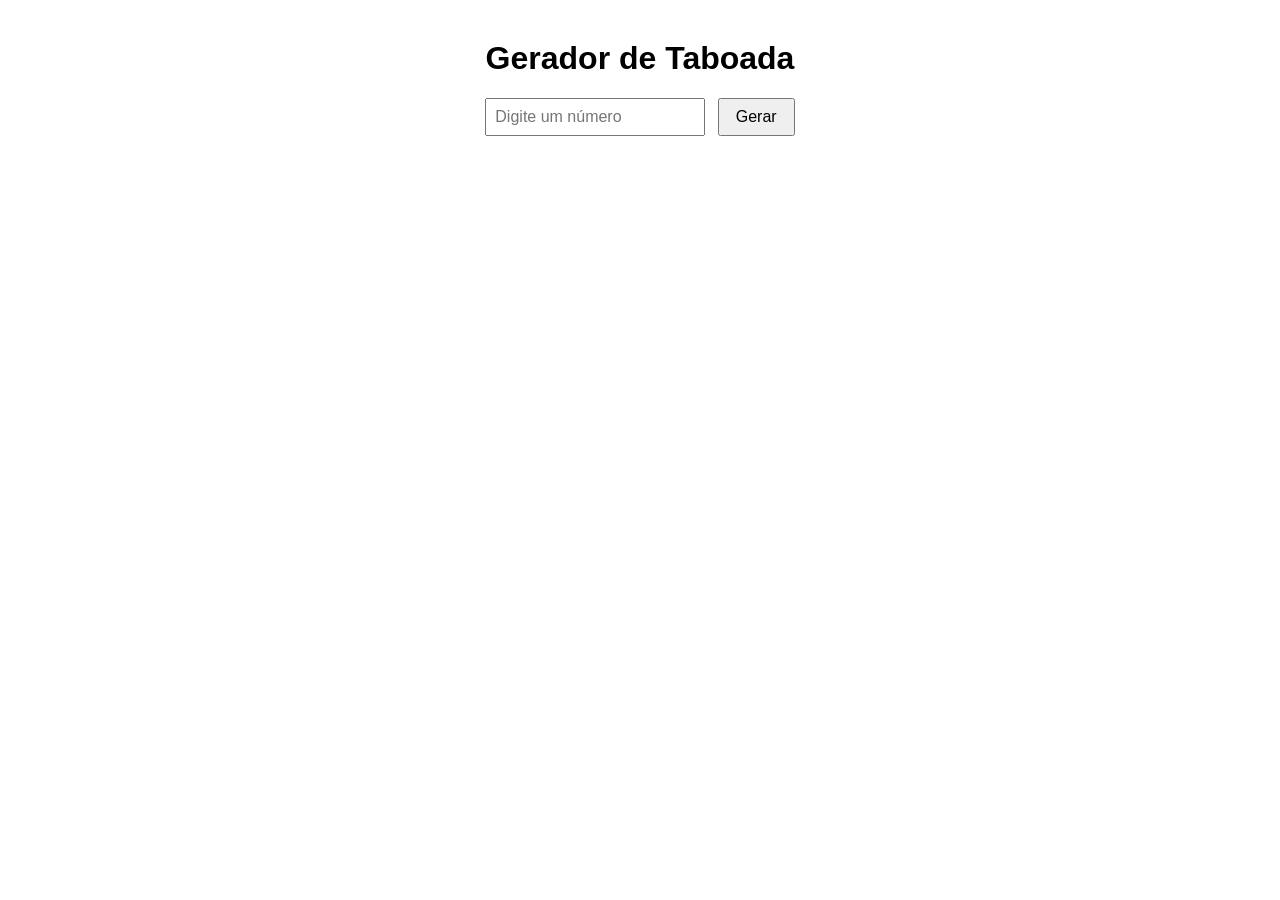
<file: SEMANA 39 - 21-09 A 25-09/exemplo-taboada/index.html>
<!doctype html>
<html lang="pt-br">
  <head>
    <meta charset="UTF-8" />
    <title>Taboada</title>
    <link rel="stylesheet" href="style.css" />
  </head>
  <body>
    <h1>Gerador de Taboada</h1>

    <input type="number" id="numero_input" placeholder="Digite um número" />
    <button id="botao_gerar">Gerar</button>

    <div id="resultado"></div>

    <script src="script.js"></script>
  </body>
</html>
</file>
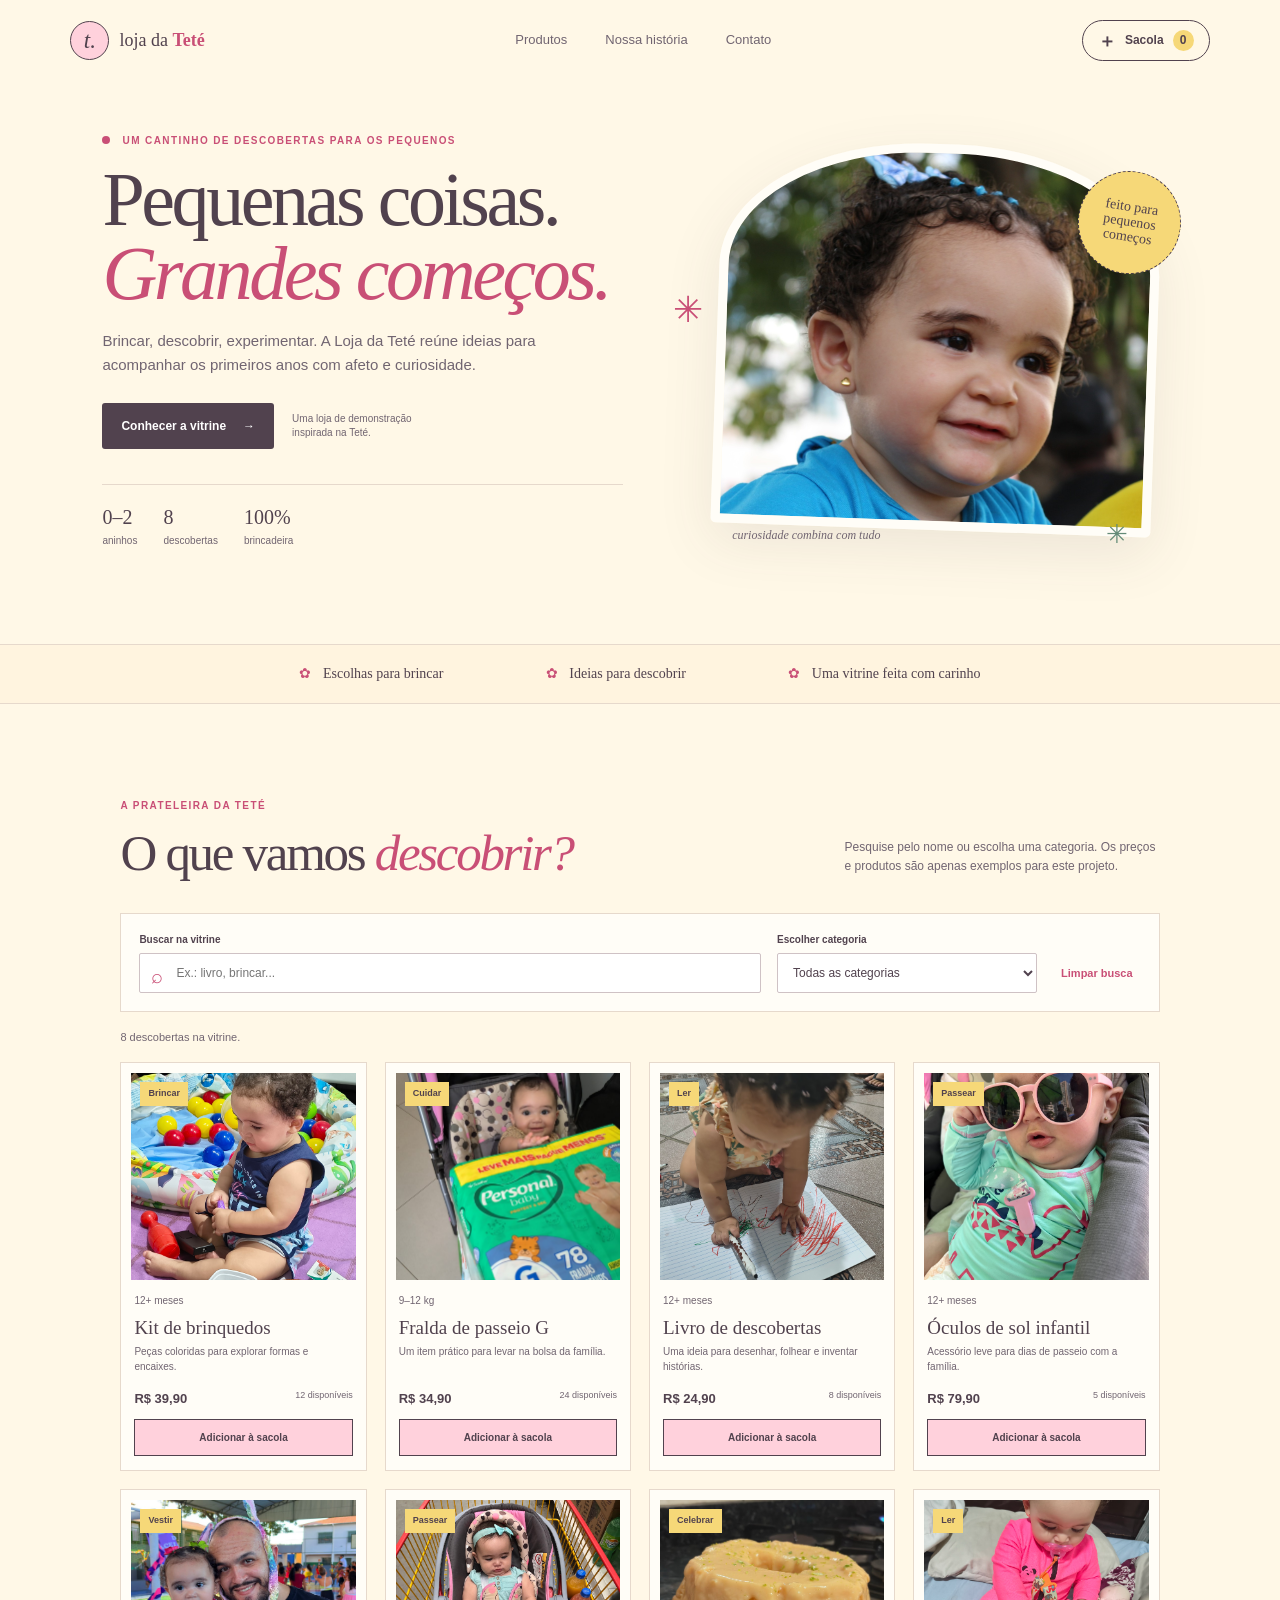
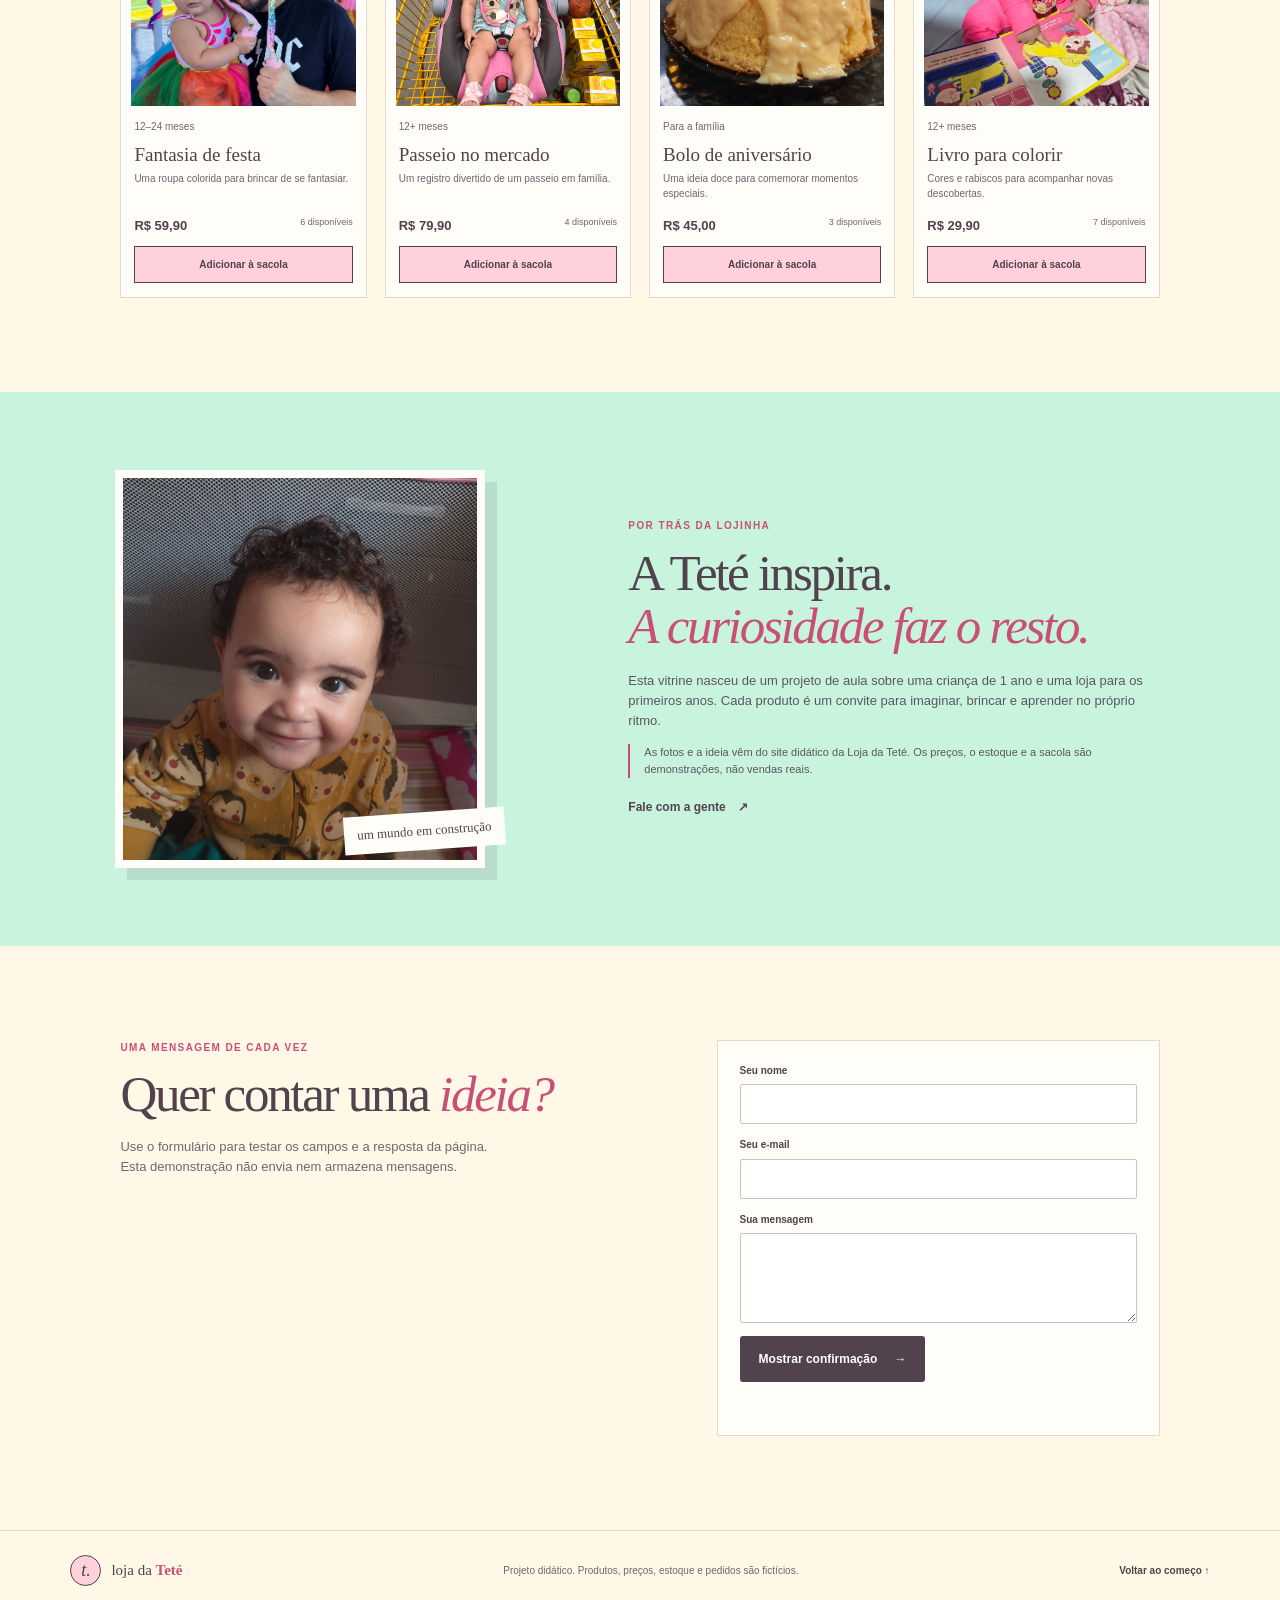
<file: SEMANA 44 - 26-10 A 30-10/Modelo-Final-Loja-da-Tete/site/index.html>
<!doctype html>
<html lang="pt-BR">
  <head>
    <meta charset="utf-8" />
    <meta name="viewport" content="width=device-width, initial-scale=1" />
    <meta name="description" content="Uma vitrine demonstrativa de produtos infantis inspirada na Loja da Teté." />
    <title>Loja da Teté — pequenas descobertas</title>
    <link rel="stylesheet" href="style.css" />
    <script src="script.js" defer></script>
  </head>
  <body>
    <a class="skip-link" href="#conteudo">Pular para o conteúdo</a>

    <header class="site-header">
      <a class="brand" href="#inicio" aria-label="Loja da Teté, início">
        <span class="brand-mark" aria-hidden="true">t.</span>
        <span class="brand-name">loja da <strong>Teté</strong></span>
      </a>

      <nav class="main-nav" aria-label="Navegação principal">
        <a href="#catalogo">Produtos</a>
        <a href="#sobre">Nossa história</a>
        <a href="#contato">Contato</a>
      </nav>

      <button class="bag-trigger" id="abrir-sacola" type="button" aria-controls="painel-sacola" aria-expanded="false">
        <span class="bag-icon" aria-hidden="true">＋</span>
        Sacola <span class="bag-count" id="contagem-sacola" aria-live="polite">0</span>
      </button>
    </header>

    <main id="conteudo">
      <section class="hero" id="inicio" aria-labelledby="titulo-principal">
        <div class="hero-copy">
          <p class="eyebrow"><span class="eyebrow-dot" aria-hidden="true"></span> um cantinho de descobertas para os pequenos</p>
          <h1 id="titulo-principal">Pequenas coisas.<br /><em>Grandes começos.</em></h1>
          <p class="hero-description">Brincar, descobrir, experimentar. A Loja da Teté reúne ideias para acompanhar os primeiros anos com afeto e curiosidade.</p>
          <div class="hero-actions">
            <a class="button button-dark" href="#catalogo">Conhecer a vitrine <span aria-hidden="true">→</span></a>
            <span class="hero-note">Uma loja de demonstração<br />inspirada na Teté.</span>
          </div>
          <div class="hero-stats" aria-label="Informações sobre a vitrine">
            <span><strong>0–2</strong> aninhos</span>
            <span><strong>8</strong> descobertas</span>
            <span><strong>100%</strong> brincadeira</span>
          </div>
        </div>

        <div class="hero-art">
          <div class="hero-photo-frame">
            <img src="imagens/tete-hero.jpg" alt="Teté ao ar livre, sorrindo durante uma descoberta" />
          </div>
          <div class="hero-sticker"><span>feito para<br />pequenos<br />começos</span></div>
          <span class="hero-spark hero-spark-one" aria-hidden="true">✳</span>
          <span class="hero-spark hero-spark-two" aria-hidden="true">✳</span>
          <p class="photo-caption">curiosidade combina com tudo</p>
        </div>
      </section>

      <section class="promise-strip" aria-label="Sobre a seleção">
        <p><span aria-hidden="true">✿</span> Escolhas para brincar</p>
        <p><span aria-hidden="true">✿</span> Ideias para descobrir</p>
        <p><span aria-hidden="true">✿</span> Uma vitrine feita com carinho</p>
      </section>

      <section class="catalog section-wrap" id="catalogo" aria-labelledby="titulo-catalogo">
        <div class="section-heading">
          <div>
            <p class="eyebrow">a prateleira da Teté</p>
            <h2 id="titulo-catalogo">O que vamos <em>descobrir?</em></h2>
          </div>
          <p class="section-intro">Pesquise pelo nome ou escolha uma categoria. Os preços e produtos são apenas exemplos para este projeto.</p>
        </div>

        <form class="catalog-tools" id="filtros-catalogo" role="search">
          <div class="field-group search-field">
            <label for="busca-produtos">Buscar na vitrine</label>
            <div class="input-with-icon">
              <span aria-hidden="true">⌕</span>
              <input id="busca-produtos" name="busca" type="search" placeholder="Ex.: livro, brincar..." autocomplete="off" />
            </div>
          </div>
          <div class="field-group category-field">
            <label for="filtro-categoria">Escolher categoria</label>
            <select id="filtro-categoria" name="categoria">
              <option value="todas">Todas as categorias</option>
            </select>
          </div>
          <button class="clear-filters" id="limpar-filtros" type="button">Limpar busca</button>
        </form>

        <p class="results-message" id="mensagem-resultados" aria-live="polite">Carregando a vitrine...</p>
        <div class="product-grid" id="lista-produtos" aria-describedby="mensagem-resultados"></div>
        <div class="empty-state" id="estado-vazio" hidden>
          <span class="empty-flower" aria-hidden="true">✿</span>
          <h3>Nenhuma descoberta por aqui ainda.</h3>
          <p>Tente outra palavra ou volte para todas as categorias.</p>
        </div>
      </section>

      <section class="about-section" id="sobre" aria-labelledby="titulo-sobre">
        <div class="about-photo">
          <img src="imagens/tete-sobre.jpg" alt="Teté concentrada em uma brincadeira" loading="lazy" />
          <span class="photo-tag">um mundo em construção</span>
        </div>
        <div class="about-copy">
          <p class="eyebrow">por trás da lojinha</p>
          <h2 id="titulo-sobre">A Teté inspira.<br /><em>A curiosidade faz o resto.</em></h2>
          <p>Esta vitrine nasceu de um projeto de aula sobre uma criança de 1 ano e uma loja para os primeiros anos. Cada produto é um convite para imaginar, brincar e aprender no próprio ritmo.</p>
          <p class="about-note">As fotos e a ideia vêm do site didático da Loja da Teté. Os preços, o estoque e a sacola são demonstrações, não vendas reais.</p>
          <a class="text-link" href="#contato">Fale com a gente <span aria-hidden="true">↗</span></a>
        </div>
      </section>

      <section class="contact-section section-wrap" id="contato" aria-labelledby="titulo-contato">
        <div class="contact-copy">
          <p class="eyebrow">uma mensagem de cada vez</p>
          <h2 id="titulo-contato">Quer contar uma <em>ideia?</em></h2>
          <p>Use o formulário para testar os campos e a resposta da página. Esta demonstração não envia nem armazena mensagens.</p>
        </div>
        <form class="contact-form" id="form-contato">
          <div class="field-group">
            <label for="nome-contato">Seu nome</label>
            <input id="nome-contato" name="nome" type="text" autocomplete="name" maxlength="60" required />
          </div>
          <div class="field-group">
            <label for="email-contato">Seu e-mail</label>
            <input id="email-contato" name="email" type="email" autocomplete="email" maxlength="120" required />
          </div>
          <div class="field-group">
            <label for="mensagem-contato">Sua mensagem</label>
            <textarea id="mensagem-contato" name="mensagem" rows="3" maxlength="300" required></textarea>
          </div>
          <button class="button button-dark" type="submit">Mostrar confirmação <span aria-hidden="true">→</span></button>
          <p class="form-status" id="status-contato" aria-live="polite"></p>
        </form>
      </section>
    </main>

    <footer class="site-footer">
      <a class="brand footer-brand" href="#inicio"><span class="brand-mark" aria-hidden="true">t.</span><span class="brand-name">loja da <strong>Teté</strong></span></a>
      <p>Projeto didático. Produtos, preços, estoque e pedidos são fictícios.</p>
      <a class="back-top" href="#inicio">Voltar ao começo ↑</a>
    </footer>

    <button class="cart-scrim" id="fechar-fundo-sacola" type="button" aria-label="Fechar sacola" hidden></button>
    <aside class="cart-panel" id="painel-sacola" aria-labelledby="titulo-sacola" hidden>
      <div class="cart-heading">
        <div>
          <p class="eyebrow">sua seleção</p>
          <h2 id="titulo-sacola">Sacola de brincadeira</h2>
        </div>
        <button class="icon-button" id="fechar-sacola" type="button" aria-label="Fechar sacola">×</button>
      </div>
      <p class="cart-disclaimer">Protótipo escolar: nenhum pedido ou pagamento será realizado.</p>
      <div class="cart-items" id="itens-sacola" aria-live="polite"></div>
      <div class="cart-empty" id="sacola-vazia">
        <span aria-hidden="true">✿</span>
        <p>Sua sacola ainda está vazia.</p>
        <button class="text-link" id="voltar-vitrine" type="button">Voltar à vitrine</button>
      </div>
      <div class="cart-summary" id="resumo-sacola" hidden>
        <p><span>Subtotal demonstrativo</span><strong id="subtotal-sacola">R$ 0,00</strong></p>
        <button class="button button-dark checkout-button" id="simular-pedido" type="button">Simular pedido</button>
        <p class="form-status" id="status-pedido" aria-live="polite"></p>
      </div>
    </aside>
  </body>
</html>
</file>
<file: SEMANA 39 - 21-09 A 25-09/exemplo-taboada/style.css>
body {
  font-family: Arial, sans-serif;
  text-align: center;
  margin-top: 40px;
}

input {
  padding: 8px;
  font-size: 16px;
}

button {
  padding: 8px 16px;
  font-size: 16px;
  margin-left: 8px;
  cursor: pointer;
}

#resultado {
  margin-top: 20px;
  font-size: 18px;
}
</file>
<file: SEMANA 44 - 26-10 A 30-10/Modelo-Final-Loja-da-Tete/site/style.css>
:root {
  color-scheme: light;
  --cream: #fff8e7;
  --paper: #fffdf7;
  --rose: #ffd1dc;
  --rose-deep: #c94f76;
  --sky: #bee3f8;
  --mint: #c8f4de;
  --lilac: #e6d7f7;
  --butter: #f6d878;
  --ink: #51424e;
  --muted: #716571;
  --line: #e6d9cc;
  --shadow: 0 18px 55px rgb(81 66 78 / 10%);
  --display: Georgia, "Times New Roman", serif;
  --body: Arial, Helvetica, sans-serif;
}

* { box-sizing: border-box; }
html { scroll-behavior: smooth; }
body {
  margin: 0;
  background: var(--cream);
  color: var(--ink);
  font-family: var(--body);
  line-height: 1.55;
}
body.cart-open { overflow: hidden; }
img { display: block; max-width: 100%; }
button, input, select, textarea { font: inherit; }
a { color: inherit; }
button { color: inherit; }
:focus-visible { outline: 3px solid #7054a4; outline-offset: 3px; }

.skip-link {
  position: absolute; z-index: 20; top: 8px; left: 8px;
  padding: 10px 14px; transform: translateY(-160%);
  border-radius: 4px; background: var(--ink); color: #fff;
}
.skip-link:focus { transform: translateY(0); }

.site-header {
  position: relative; z-index: 3;
  display: flex; align-items: center; justify-content: space-between; gap: 28px;
  max-width: 1280px; margin: 0 auto; padding: 20px 5.5%;
}
.brand { display: inline-flex; align-items: center; gap: 10px; text-decoration: none; white-space: nowrap; }
.brand-mark {
  display: grid; place-items: center; width: 39px; height: 39px;
  border: 1px solid var(--ink); border-radius: 50%;
  background: var(--rose); font-family: var(--display); font-size: 23px; font-style: italic;
}
.brand-name { font-family: var(--display); font-size: 18px; }
.brand-name strong { color: var(--rose-deep); font-weight: 700; }
.main-nav { display: flex; align-items: center; gap: clamp(16px, 3vw, 38px); }
.main-nav a { color: var(--muted); font-size: 13px; text-decoration: none; }
.main-nav a:hover, .text-link:hover { color: var(--rose-deep); }
.bag-trigger {
  display: inline-flex; align-items: center; gap: 9px; padding: 9px 15px;
  border: 1px solid var(--ink); border-radius: 99px; background: transparent;
  cursor: pointer; font-size: 12px; font-weight: 700;
}
.bag-trigger:hover { background: var(--ink); color: white; }
.bag-icon { font-size: 18px; line-height: 1; }
.bag-count { display: grid; place-items: center; min-width: 21px; height: 21px; padding: 0 5px; border-radius: 50%; background: var(--butter); color: var(--ink); }

.hero {
  position: relative; display: grid; grid-template-columns: minmax(0, 1.02fr) minmax(340px, .98fr);
  align-items: center; gap: 5%; max-width: 1280px; min-height: 560px; margin: 0 auto;
  padding: 32px 8% 68px;
}
.hero-copy { position: relative; z-index: 1; padding: 20px 0 28px; }
.eyebrow { margin: 0 0 13px; color: var(--rose-deep); font-size: 10px; font-weight: 800; letter-spacing: .14em; text-transform: uppercase; }
.eyebrow-dot { display: inline-block; width: 8px; height: 8px; margin-right: 8px; border-radius: 50%; background: var(--rose-deep); }
h1, h2, h3, p { margin-top: 0; }
h1, h2 { font-family: var(--display); font-weight: 500; letter-spacing: -.045em; }
h1 { max-width: 660px; margin-bottom: 19px; font-size: clamp(44px, 6.3vw, 76px); line-height: .98; }
h1 em, h2 em { color: var(--rose-deep); font-weight: 400; }
.hero-description { max-width: 460px; color: var(--muted); font-size: 15px; }
.hero-actions { display: flex; align-items: center; gap: 18px; margin: 27px 0 35px; }
.button {
  display: inline-flex; align-items: center; justify-content: center; gap: 17px;
  min-height: 46px; padding: 0 19px; border: 0; border-radius: 3px;
  cursor: pointer; font-size: 12px; font-weight: 700; text-decoration: none;
  transition: transform .18s ease, background .18s ease;
}
.button:hover { transform: translateY(-2px); }
.button-dark { background: var(--ink); color: white; }
.button-dark:hover { background: #392c37; }
.hero-note { color: var(--muted); font-size: 10px; line-height: 1.4; }
.hero-stats { display: flex; gap: 26px; padding-top: 17px; border-top: 1px solid var(--line); }
.hero-stats span { color: var(--muted); font-size: 10px; }
.hero-stats strong { display: block; color: var(--ink); font-family: var(--display); font-size: 20px; font-weight: 500; }
.hero-art { position: relative; min-height: 420px; }
.hero-photo-frame {
  position: absolute; inset: 9px 4% 25px 8%; overflow: hidden;
  border: 9px solid var(--paper); border-radius: 47% 47% 5px 5px / 33% 33% 5px 5px;
  box-shadow: var(--shadow); transform: rotate(2deg);
}
.hero-photo-frame img { width: 100%; height: 100%; object-fit: cover; object-position: center 35%; }
.hero-sticker {
  position: absolute; top: 36px; right: -3px; display: grid; place-items: center;
  width: 103px; height: 103px; transform: rotate(9deg); border: 1px dashed var(--ink);
  border-radius: 50%; background: var(--butter); text-align: center;
  font-family: var(--display); font-size: 14px; line-height: 1.05;
}
.hero-spark { position: absolute; color: var(--rose-deep); font-size: 36px; }
.hero-spark-one { top: 35%; left: -4px; }
.hero-spark-two { right: 10%; bottom: 0; color: #648b78; font-size: 26px; }
.photo-caption { position: absolute; bottom: -2px; left: 11%; color: var(--muted); font-family: var(--display); font-size: 12px; font-style: italic; }

.promise-strip {
  display: flex; justify-content: center; gap: clamp(25px, 8vw, 110px); padding: 18px 5%;
  border-top: 1px solid var(--line); border-bottom: 1px solid var(--line); background: #fff4df;
}
.promise-strip p { margin: 0; color: var(--ink); font-family: var(--display); font-size: 14px; }
.promise-strip span { margin-right: 8px; color: var(--rose-deep); }

.section-wrap { max-width: 1180px; margin: 0 auto; padding: 94px 5.5%; }
.section-heading { display: flex; align-items: end; justify-content: space-between; gap: 32px; margin-bottom: 33px; }
h2 { margin-bottom: 0; font-size: clamp(34px, 4.5vw, 51px); line-height: 1.04; }
.section-intro { max-width: 315px; margin-bottom: 4px; color: var(--muted); font-size: 12px; }
.catalog-tools { display: flex; align-items: end; gap: 16px; margin-bottom: 17px; padding: 18px; border: 1px solid var(--line); background: var(--paper); }
.field-group { display: flex; flex-direction: column; gap: 6px; }
.field-group label { color: var(--ink); font-size: 10px; font-weight: 700; }
.search-field { flex: 1; }
.input-with-icon { position: relative; }
.input-with-icon > span { position: absolute; top: 8px; left: 12px; color: var(--rose-deep); font-size: 20px; }
.field-group input, .field-group select, .field-group textarea {
  width: 100%; min-height: 40px; padding: 9px 11px; border: 1px solid #cfc2c5;
  border-radius: 2px; background: white; color: var(--ink); font-size: 12px;
}
.search-field input { padding-left: 36px; }
.field-group textarea { min-height: 90px; resize: vertical; }
.category-field { width: min(260px, 30%); }
.clear-filters { min-height: 40px; padding: 0 8px; border: 0; background: transparent; color: var(--rose-deep); cursor: pointer; font-size: 11px; font-weight: 700; }
.clear-filters:hover { text-decoration: underline; }
.results-message { min-height: 20px; margin: 0 0 13px; color: var(--muted); font-size: 11px; }
.product-grid { display: grid; grid-template-columns: repeat(4, minmax(0, 1fr)); gap: 18px; }
.product-card { position: relative; display: flex; flex-direction: column; min-width: 0; padding: 10px 10px 14px; border: 1px solid var(--line); background: var(--paper); }
.product-card:hover { box-shadow: var(--shadow); }
.product-photo { position: relative; aspect-ratio: 1 / .92; overflow: hidden; background: var(--lilac); }
.product-photo img { width: 100%; height: 100%; object-fit: cover; transition: transform .25s ease; }
.product-card:hover .product-photo img { transform: scale(1.035); }
.product-category { position: absolute; top: 9px; left: 9px; padding: 5px 8px; background: var(--butter); color: var(--ink); font-size: 9px; font-weight: 700; }
.product-info { display: flex; flex: 1; flex-direction: column; padding: 13px 3px 0; }
.product-info h3 { margin-bottom: 5px; font-family: var(--display); font-size: 19px; font-weight: 500; line-height: 1.1; }
.product-info p { margin-bottom: 10px; color: var(--muted); font-size: 10px; }
.product-meta { display: flex; justify-content: space-between; gap: 8px; margin-top: auto; padding-top: 4px; }
.product-price { color: var(--ink); font-size: 13px; font-weight: 800; }
.product-stock { color: var(--muted); font-size: 9px; }
.product-add { width: 100%; min-height: 37px; margin-top: 10px; border: 1px solid var(--ink); background: var(--rose); color: var(--ink); cursor: pointer; font-size: 10px; font-weight: 800; }
.product-add:hover { background: #f5b5c5; }
.empty-state { padding: 45px 20px; border: 1px dashed var(--line); text-align: center; }
.empty-flower { color: var(--rose-deep); font-size: 30px; }
.empty-state h3 { margin: 7px 0; font-family: var(--display); font-size: 22px; font-weight: 500; }
.empty-state p { color: var(--muted); font-size: 12px; }

.about-section { display: grid; grid-template-columns: minmax(250px, .8fr) minmax(0, 1fr); align-items: center; gap: 8%; padding: 78px max(8%, calc((100% - 1050px) / 2)); background: var(--mint); }
.about-photo { position: relative; max-width: 370px; }
.about-photo img { width: 100%; aspect-ratio: 4 / 4.3; object-fit: cover; border: 8px solid var(--paper); box-shadow: 12px 12px 0 rgb(81 66 78 / 13%); }
.photo-tag { position: absolute; right: -20px; bottom: 18px; padding: 9px 13px; transform: rotate(-4deg); background: var(--paper); color: var(--ink); font-family: var(--display); font-size: 13px; }
.about-copy { max-width: 520px; }
.about-copy h2 { margin-bottom: 18px; }
.about-copy > p:not(.eyebrow) { color: #5c5660; font-size: 13px; }
.about-note { padding-left: 14px; border-left: 2px solid var(--rose-deep); font-size: 11px !important; }
.text-link { display: inline-flex; align-items: center; gap: 12px; margin-top: 9px; color: var(--ink); font-size: 12px; font-weight: 800; text-decoration: none; }

.contact-section { display: grid; grid-template-columns: 1fr .9fr; gap: 10%; align-items: start; }
.contact-copy p:not(.eyebrow) { max-width: 390px; margin-top: 16px; color: var(--muted); font-size: 13px; }
.contact-form { display: grid; gap: 13px; padding: 22px; border: 1px solid var(--line); background: var(--paper); }
.contact-form .button { justify-self: start; }
.form-status { min-height: 18px; margin: 0; color: #286444; font-size: 11px; }

.site-footer { display: flex; align-items: center; justify-content: space-between; gap: 20px; padding: 24px 5.5%; border-top: 1px solid var(--line); }
.site-footer p { margin: 0; color: var(--muted); font-size: 10px; }
.footer-brand .brand-mark { width: 31px; height: 31px; font-size: 18px; }
.footer-brand .brand-name { font-size: 15px; }
.back-top { color: var(--ink); font-size: 10px; font-weight: 700; text-decoration: none; }

.cart-scrim { position: fixed; z-index: 8; inset: 0; width: 100%; height: 100%; border: 0; background: rgb(40 31 41 / 44%); }
.cart-panel { position: fixed; z-index: 9; top: 0; right: 0; display: flex; flex-direction: column; width: min(420px, 100%); height: 100dvh; padding: 25px; background: var(--paper); box-shadow: -16px 0 55px rgb(30 20 30 / 15%); }
.cart-panel[hidden], .cart-scrim[hidden] { display: none; }
.cart-heading { display: flex; align-items: start; justify-content: space-between; gap: 20px; padding-bottom: 16px; border-bottom: 1px solid var(--line); }
.cart-heading .eyebrow { margin-bottom: 6px; }
.cart-heading h2 { font-size: 29px; }
.icon-button { display: grid; place-items: center; width: 36px; height: 36px; border: 1px solid var(--line); border-radius: 50%; background: transparent; cursor: pointer; font-size: 23px; }
.cart-disclaimer { margin: 13px 0; color: var(--muted); font-size: 10px; }
.cart-items { flex: 1; overflow-y: auto; }
.cart-row { display: grid; grid-template-columns: 58px minmax(0,1fr) auto; gap: 11px; padding: 12px 0; border-bottom: 1px solid var(--line); }
.cart-row img { width: 58px; height: 62px; object-fit: cover; background: var(--lilac); }
.cart-row h3 { margin: 2px 0 4px; font-family: var(--display); font-size: 15px; font-weight: 500; }
.cart-row p { margin: 0; color: var(--muted); font-size: 10px; }
.cart-row-total { align-self: start; font-size: 11px; font-weight: 800; }
.quantity-controls { display: flex; align-items: center; gap: 7px; margin-top: 7px; }
.quantity-controls button { width: 23px; height: 23px; border: 1px solid var(--line); background: white; cursor: pointer; }
.quantity-controls span { min-width: 14px; text-align: center; font-size: 10px; }
.remove-item { padding: 0; border: 0 !important; color: var(--rose-deep); font-size: 9px; text-decoration: underline; }
.cart-empty { padding: 34px 10px; text-align: center; }
.cart-empty > span { color: var(--rose-deep); font-size: 30px; }
.cart-empty p { margin: 6px 0; color: var(--muted); font-family: var(--display); font-size: 18px; }
.cart-empty .text-link { border: 0; background: transparent; cursor: pointer; }
.cart-summary { padding-top: 14px; border-top: 1px solid var(--line); }
.cart-summary > p:first-child { display: flex; justify-content: space-between; gap: 10px; font-size: 11px; }
.checkout-button { width: 100%; }

@media (max-width: 900px) {
  .hero { min-height: 500px; padding-right: 6%; padding-left: 6%; gap: 3%; }
  .hero-art { min-height: 360px; }
  .product-grid { grid-template-columns: repeat(3, minmax(0, 1fr)); }
  .about-section { padding-right: 6%; padding-left: 6%; }
}
@media (max-width: 680px) {
  .site-header { flex-wrap: wrap; gap: 13px; padding: 14px 5%; }
  .main-nav { order: 3; width: 100%; justify-content: space-between; gap: 10px; padding-top: 9px; border-top: 1px solid var(--line); }
  .main-nav a { font-size: 11px; }
  .bag-trigger { margin-left: auto; padding: 8px 11px; }
  .hero { grid-template-columns: 1fr; padding: 30px 7% 45px; }
  .hero-copy { padding-bottom: 0; }
  h1 { font-size: clamp(43px, 13vw, 65px); }
  .hero-art { min-height: min(390px, 95vw); margin: 0 3%; }
  .hero-photo-frame { inset: 6px 7% 25px 8%; }
  .hero-sticker { right: 0; width: 87px; height: 87px; font-size: 12px; }
  .hero-stats { gap: 17px; }
  .promise-strip { flex-wrap: wrap; justify-content: flex-start; gap: 9px 22px; padding: 15px 7%; }
  .promise-strip p { font-size: 12px; }
  .section-wrap { padding: 64px 6%; }
  .section-heading { display: block; }
  .section-intro { margin-top: 14px; }
  .catalog-tools { display: grid; grid-template-columns: 1fr; gap: 10px; padding: 13px; }
  .category-field { width: 100%; }
  .clear-filters { justify-self: start; }
  .product-grid { grid-template-columns: repeat(2, minmax(0, 1fr)); gap: 10px; }
  .product-card { padding: 7px 7px 10px; }
  .product-info { padding-top: 10px; }
  .product-info h3 { font-size: 16px; }
  .product-info p { min-height: 30px; font-size: 9px; }
  .product-category { top: 6px; left: 6px; padding: 4px 6px; font-size: 8px; }
  .product-meta { display: block; }
  .product-stock { display: block; margin-top: 3px; }
  .about-section { grid-template-columns: 1fr; gap: 34px; padding: 56px 9%; }
  .about-photo { width: min(82%, 330px); margin: auto; }
  .contact-section { grid-template-columns: 1fr; gap: 22px; }
  .site-footer { flex-wrap: wrap; padding: 20px 6%; }
  .site-footer p { order: 3; width: 100%; }
}
@media (max-width: 380px) {
  .brand-name { font-size: 16px; }
  .hero-actions { align-items: start; flex-direction: column; }
  .product-grid { grid-template-columns: 1fr; }
  .product-photo { aspect-ratio: 1.2 / 1; }
}
@media (prefers-reduced-motion: reduce) {
  *, *::before, *::after { scroll-behavior: auto !important; transition-duration: .01ms !important; animation-duration: .01ms !important; }
}
</file>
